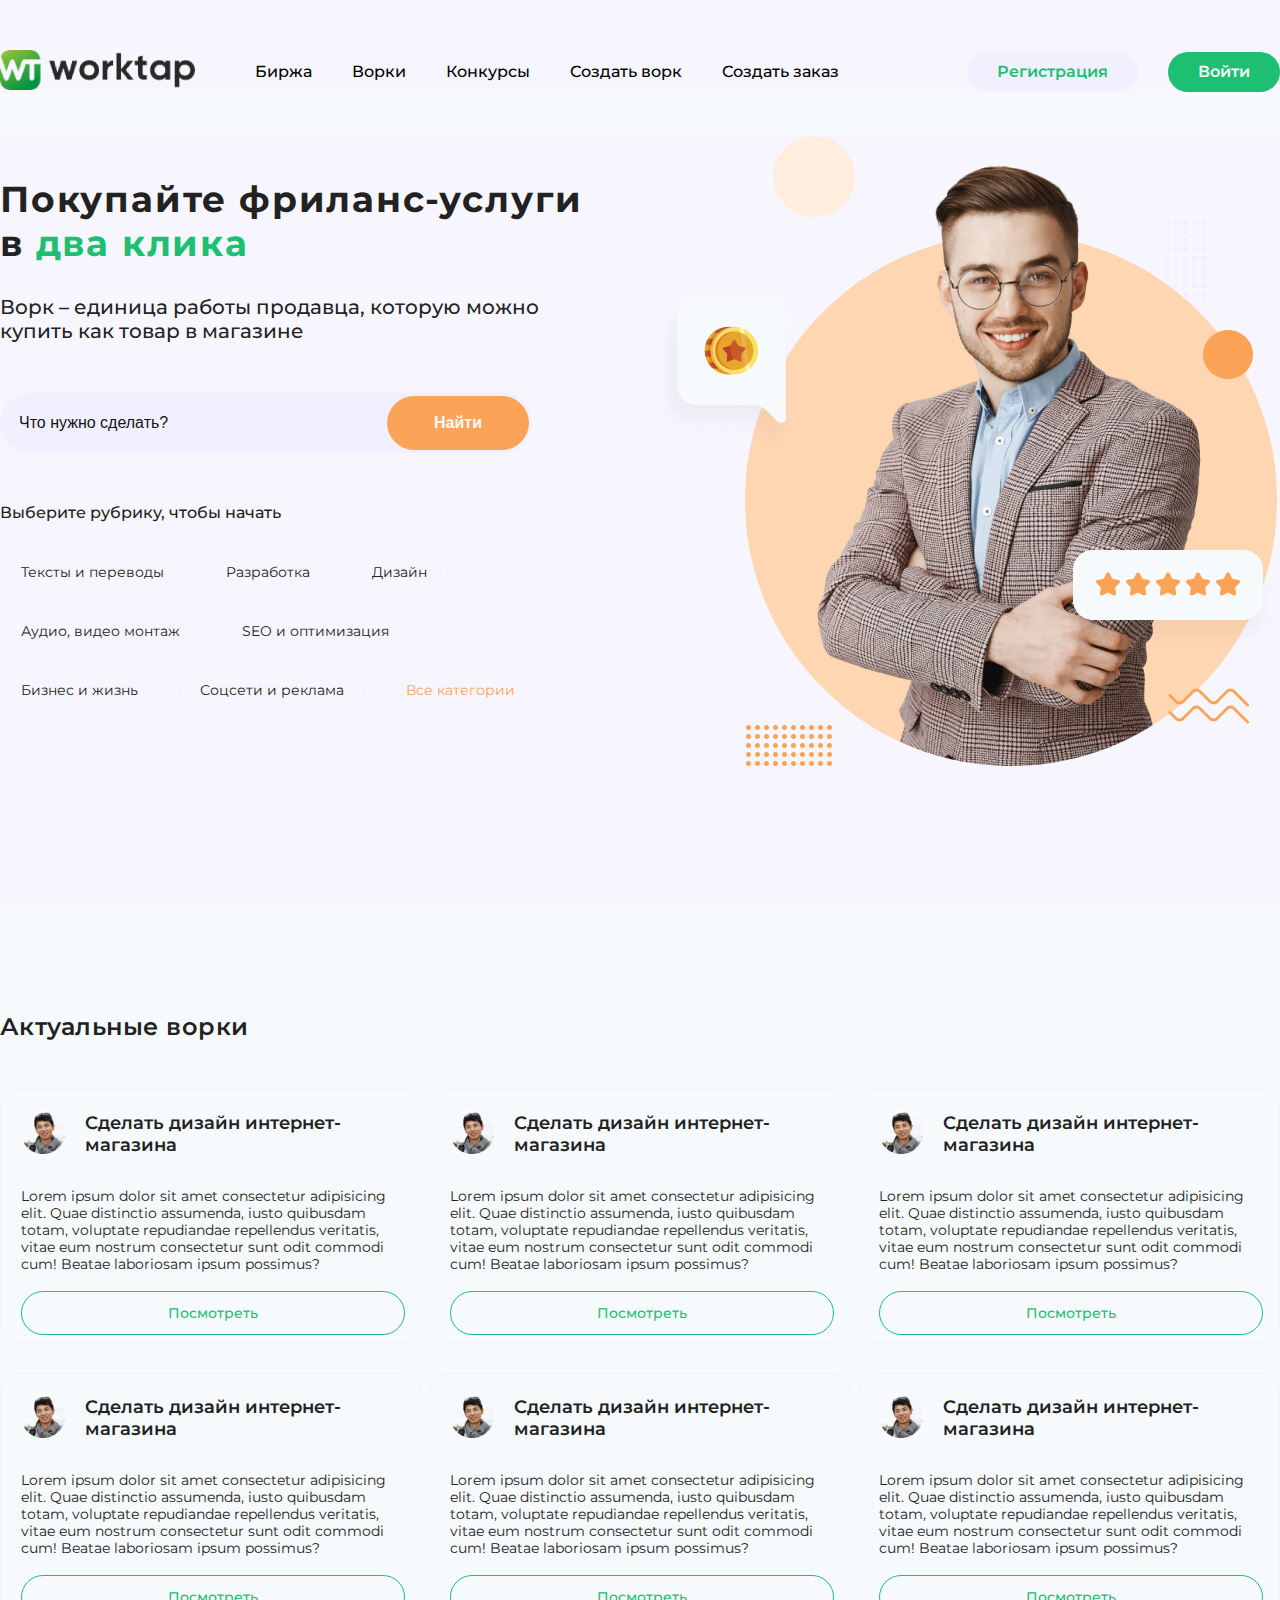
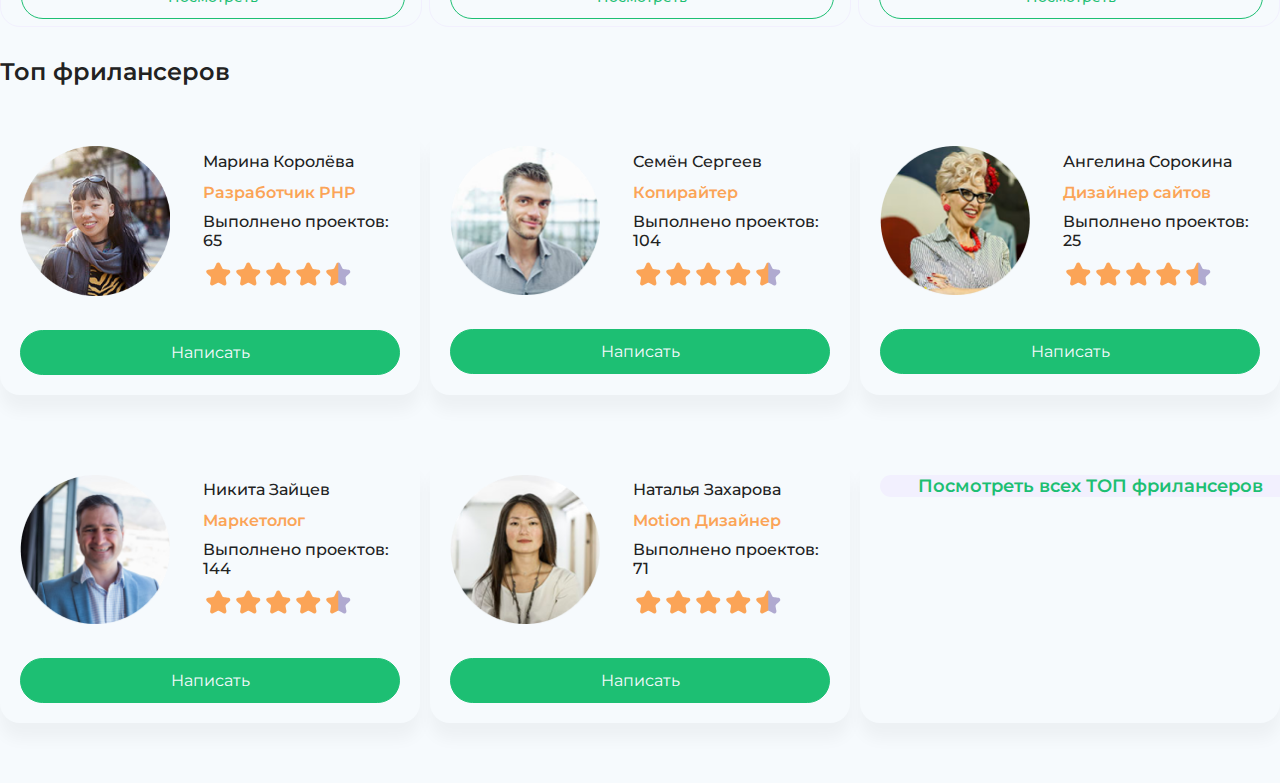
<file: html/index.html>
<!DOCTYPE html>
<html lang="en">
<head>
  <meta charset="UTF-8">
  <meta http-equiv="X-UA-Compatible" content="IE=edge">
  <meta name="viewport" content="width=device-width, initial-scale=1.0">
  <title>WorktapHW</title>
  <link rel="preconnect" href="https://fonts.googleapis.com">
  <link rel="preconnect" href="https://fonts.gstatic.com" crossorigin>
  <link href="https://fonts.googleapis.com/css2?family=Montserrat:wght@400;500;600;700&display=swap" rel="stylesheet">
  <link rel="stylesheet" href="/css/style.css">
</head>
<body>
  <header class="header">
    <div class="container">
      <div class="header__wrapper">
        <div class="header__logo">
          <img src="/images/image 3 (1).png" alt="" width="195">
        </div>
        <div class="header__menu">
          <nav>
            <ul>
              <li><a href="">Биржа</a></li>
              <li><a href="">Ворки</a></li>
              <li><a href="">Конкурсы</a></li>
              <li><a href="">Создать ворк</a></li>
              <li><a href="">Создать заказ</a></li>
            </ul>
          </nav>
        </div>
        <div class="header__buttons">
          <div class="header__button grey">
            <a href="#">Регистрация</a>
          </div>
          <div class="header__button green">
            <a href="#">Войти</a>
          </div>
        </div>
      </div>
    </div>
  </header>
  <section class="main">
    <div class="container">
      <div class="main__wrapper">
        <div class="main__wrapper-content">
          <div class="main__title">
            Покупайте фриланс-услуги в <a href="">два клика</a>
          </div>
          <div class="main__descr">
            Ворк – единица работы продавца, которую можно купить как товар в магазине
          </div>
          <form action="" class="main__form">
            <div class="main__input">
              <input type="text" placeholder="Что нужно сделать?">
            </div>
            <div class="main__button">
              <button>Найти</button>
            </div>
          </form>
          <div class="main__category">
            <div class="main__category-title">
              Выберите рубрику, чтобы начать
            </div>
            <div class="main__category-items">
              <div class="main__category-item">
                Тексты и переводы 
              </div>
              <div class="main__category-item">
                Разработка 
              </div>
              <div class="main__category-item">
                Дизайн 
              </div>
              <div class="main__category-item">
                Аудио, видео монтаж  
              </div>
              <div class="main__category-item">
                SEO и оптимизация 
              </div>
              <div class="main__category-item">
                Бизнес и жизнь 
              </div>
              <div class="main__category-item">
                Соцсети и реклама 
              </div>
              <div class="main__category-item link">
                <a href="#">Все категории</a>
              </div>
            </div>
          </div>
        </div>
        <div class="main__wrapper-image">
          <img src="/images/section1.png" alt="">
        </div>
      </div>
    </div>
  </section>
  <section class="actual">
    <div class="container">
      <div class="actual__title">
        Актуальные ворки
      </div>
      <div class="actual__items">
        <div class="actual__item">
          <div class="actual__item-wrapper">
            <div class="actual__item-header">
              <div class="actual__item-img">
                <img src="/images/ava1.png" alt="">
              </div>
              <div class="actual__item-title">
                Сделать дизайн интернет-магазина
              </div>
            </div>
            <div class="actual__item-descr">
              Lorem ipsum dolor sit amet consectetur adipisicing elit. Quae distinctio assumenda, iusto quibusdam totam, voluptate repudiandae repellendus veritatis, vitae eum nostrum consectetur sunt odit commodi cum! Beatae laboriosam ipsum possimus?
            </div>
            <div class="actual__link">
              <a href="">Посмотреть</a>
            </div>
          </div>
        </div>
        <div class="actual__item">
          <div class="actual__item-wrapper">
            <div class="actual__item-header">
              <div class="actual__item-img">
                <img src="/images/ava1.png" alt="">
              </div>
              <div class="actual__item-title">
                Сделать дизайн интернет-магазина
              </div>
            </div>
            <div class="actual__item-descr">
              Lorem ipsum dolor sit amet consectetur adipisicing elit. Quae distinctio assumenda, iusto quibusdam totam, voluptate repudiandae repellendus veritatis, vitae eum nostrum consectetur sunt odit commodi cum! Beatae laboriosam ipsum possimus?
            </div>
            <div class="actual__link">
              <a href="">Посмотреть</a>
            </div>
          </div>
        </div>
        <div class="actual__item">
          <div class="actual__item-wrapper">
            <div class="actual__item-header">
              <div class="actual__item-img">
                <img src="/images/ava1.png" alt="">
              </div>
              <div class="actual__item-title">
                Сделать дизайн интернет-магазина
              </div>
            </div>
            <div class="actual__item-descr">
              Lorem ipsum dolor sit amet consectetur adipisicing elit. Quae distinctio assumenda, iusto quibusdam totam, voluptate repudiandae repellendus veritatis, vitae eum nostrum consectetur sunt odit commodi cum! Beatae laboriosam ipsum possimus?
            </div>
            <div class="actual__link">
              <a href="">Посмотреть</a>
            </div>
          </div>
        </div>
        <div class="actual__item">
          <div class="actual__item-wrapper">
            <div class="actual__item-header">
              <div class="actual__item-img">
                <img src="/images/ava1.png" alt="">
              </div>
              <div class="actual__item-title">
                Сделать дизайн интернет-магазина
              </div>
            </div>
            <div class="actual__item-descr">
              Lorem ipsum dolor sit amet consectetur adipisicing elit. Quae distinctio assumenda, iusto quibusdam totam, voluptate repudiandae repellendus veritatis, vitae eum nostrum consectetur sunt odit commodi cum! Beatae laboriosam ipsum possimus?
            </div>
            <div class="actual__link">
              <a href="">Посмотреть</a>
            </div>
          </div>
        </div>
        <div class="actual__item">
          <div class="actual__item-wrapper">
            <div class="actual__item-header">
              <div class="actual__item-img">
                <img src="/images/ava1.png" alt="">
              </div>
              <div class="actual__item-title">
                Сделать дизайн интернет-магазина
              </div>
            </div>
            <div class="actual__item-descr">
              Lorem ipsum dolor sit amet consectetur adipisicing elit. Quae distinctio assumenda, iusto quibusdam totam, voluptate repudiandae repellendus veritatis, vitae eum nostrum consectetur sunt odit commodi cum! Beatae laboriosam ipsum possimus?
            </div>
            <div class="actual__link">
              <a href="">Посмотреть</a>
            </div>
          </div>
        </div>
        <div class="actual__item">
          <div class="actual__item-wrapper">
            <div class="actual__item-header">
              <div class="actual__item-img">
                <img src="/images/ava1.png" alt="">
              </div>
              <div class="actual__item-title">
                Сделать дизайн интернет-магазина
              </div>
            </div>
            <div class="actual__item-descr">
              Lorem ipsum dolor sit amet consectetur adipisicing elit. Quae distinctio assumenda, iusto quibusdam totam, voluptate repudiandae repellendus veritatis, vitae eum nostrum consectetur sunt odit commodi cum! Beatae laboriosam ipsum possimus?
            </div>
            <div class="actual__link">
              <a href="">Посмотреть</a>
            </div>
          </div>
        </div>
      </div>
    </div>
  </section>
  <section class="top">
    <div class="container">
      <div class="top__title">
        Топ фрилансеров
      </div>
      <div class="top__items">
        <div class="top__item">
          <div class="top__item-wrapper">
            <div class="top__item-content">
              <div class="top__item-img">
                <img src="/images/top1.png" alt="">
              </div>
              <div class="top__descr">
                <div class="top__descr-name">Марина Королёва</div>
                <div class="top__descr-post">Разработчик PHP</div>
                <div class="top__descr-projects">Выполнено проектов: 65</div>
                <div class="top__descr-rating"><img src="/images/rating1.png" alt=""></div>
              </div>
          </div>
            <div class="top__link">
              <a href="#">Написать</a>
            </div>
          </div>
        </div>
        <div class="top__item">
          <div class="top__item-wrapper">
            <div class="top__item-content">
              <div class="top__item-img">
                <img src="/images/top2.png" alt="">
              </div>
              <div class="top__descr">
                <div class="top__descr-name">Семён Сергеев</div>
                <div class="top__descr-post">Копирайтер</div>
                <div class="top__descr-projects">Выполнено проектов: 104</div>
                <div class="top__descr-rating"><img src="/images/rating1.png" alt=""></div>
              </div>
          </div>
            <div class="top__link">
              <a href="#">Написать</a>
            </div>
          </div>
        </div>
        <div class="top__item">
          <div class="top__item-wrapper">
            <div class="top__item-content">
              <div class="top__item-img">
                <img src="/images/top3.png" alt="">
              </div>
              <div class="top__descr">
                <div class="top__descr-name">Ангелина Сорокина</div>
                <div class="top__descr-post">Дизайнер сайтов</div>
                <div class="top__descr-projects">Выполнено проектов: 25</div>
                <div class="top__descr-rating"><img src="/images/rating1.png" alt=""></div>
              </div>
          </div>
            <div class="top__link">
              <a href="#">Написать</a>
            </div>
          </div>
        </div>
        <div class="top__item">
          <div class="top__item-wrapper">
            <div class="top__item-content">
              <div class="top__item-img">
                <img src="/images/top4.png" alt="">
              </div>
              <div class="top__descr">
                <div class="top__descr-name">Никита Зайцев</div>
                <div class="top__descr-post">Маркетолог</div>
                <div class="top__descr-projects">Выполнено проектов: 144</div>
                <div class="top__descr-rating"><img src="/images/rating1.png" alt=""></div>
              </div>
          </div>
            <div class="top__link">
              <a href="#">Написать</a>
            </div>
          </div>
        </div>
        <div class="top__item">
          <div class="top__item-wrapper">
            <div class="top__item-content">
              <div class="top__item-img">
                <img src="/images/top5.png" alt="">
              </div>
              <div class="top__descr">
                <div class="top__descr-name">Наталья Захарова</div>
                <div class="top__descr-post">Motion Дизайнер</div>
                <div class="top__descr-projects">Выполнено проектов: 71</div>
                <div class="top__descr-rating"><img src="/images/rating1.png" alt=""></div>
              </div>
          </div>
            <div class="top__link">
              <a href="#">Написать</a>
            </div>
          </div>
        </div>
        <div class="top__item">
          <div class="top__item-wrapper">
            <div class="top__all">
              Посмотреть всех ТОП фрилансеров              
            </div>
          </div>
        </div>
      </div>
    </div>

  </section>
</body>
</html>
</file>
<file: css/style.css>
*{
  margin:0;
  padding:0;
}
body{
  font-family: 'Montserrat', sans-serif;
  background: #F6FAFD;
}
a{
  text-decoration: none;
}
ul{
  list-style: none;
}
.container{
  max-width:1320px;
  margin:0 auto;
}
header{
  padding-top:50px;
  background: #F7F6FF;
}
.header__wrapper{
  position:relative;
}
.header__menu ul{
  list-style: none;
  display: flex;
}
.header__logo{
  margin-right:60px;
}
.header__menu a{
  text-decoration: none;
  font-weight: 500;
  font-size: 16px;
  line-height: 20px;
  color: #000000;
}
.header__menu li{
  margin-right:40px;
}
.header__menu li:last-child{
  margin-right: 0;
}
.header__button{
  border-radius: 50px;
  padding:10px 30px;
}
.header__button.grey{
  background: #F2F0FE;
}
.header__button.grey a{
  font-weight: 600;
  font-size: 16px;
  line-height: 20px;
  color: #1DBF73;
  text-decoration: none;
}
.header__button.green{
  background: #1DBF73;
}
.main{
  background: #F7F6FF;
}
.header__button.green a{
  font-weight: 600;
  font-size: 16px;
  line-height: 20px;
  color: #F6FAFD;
  text-decoration: none;
}
.header__wrapper{
  display: flex;
  align-items: center;
}
.header__buttons{
  display: flex;
  position:absolute;
  right:0;
}
.header__button.grey{
  margin-right:30px;
}
.header__wrapper{
  display: flex;
  align-items: center;
}
.main__wrapper{
  display: flex;
  justify-content: space-between;
  align-items: center;
}
.header__buttons{
  display: flex;
  position: absolute;
  right: 0;
}
.main{
  margin-top: 42px;
  padding-bottom: 133px;
}
.main__title{
  font-weight: 700;
  font-size: 36px;
  line-height: 44px;
  letter-spacing: 0.05em;
  color: #222222;
  margin-bottom: 30px;
}
.main__wrapper-content{
  max-width: 596px;
}
.main__title a{
  color:#1DBF73
}
.main__descr{
  font-weight: 500;
  font-size: 20px;
  line-height: 24px;
  color: #222222;
  margin-bottom: 50px;
}
.main__form{
  display: flex;
  position: relative;
  max-width: 532px;
  width: 532px;
  margin-bottom: 50px;
}
.main__form input{
  width:513px;
  background: #F2F0FE;
  border-radius: 50px;
  border:none;
  outline: none;
  font-weight: 500;
  font-size: 16px;
  line-height: 20px;
  color: #656084;
  padding:20px 0;
  padding-left:19px;
}
.main__form input::placeholder{
  font-weight: 500;
  font-size: 16px;
  line-height: 20px;
  color: #14131b;
}
.main__form button{
  font-weight: 700;
  font-size: 16px;
  line-height: 20px;
  color: #F6FAFD;
  padding: 17px 47px;
  background: #FBA457;
  border-radius: 50px;
  border:none;
}
.main__button{
  position: absolute;
  right: 3px;
  top:3px
}
.main__category-title{
  font-weight: 500;
  font-size: 16px;
  line-height: 20px;
  color: #222222;
  margin-bottom: 30px;
}
.main__category-items{
  display: flex;
  flex-wrap: wrap;
}
.main__category-item{
  font-weight: 400;
  font-size: 14px;
  line-height: 17px;
  color: #222222;
  border: 1px solid #F2F0FE;
  border-radius: 50px;
  padding:10px 20px;
  margin-right: 20px;
  margin-bottom:20px;
}
.main__category-item link{
  color: #FBA457;
  border-color: #FBA457;
}
.main__category-item.link a{
  color: #FBA457;
}
.actual{
  padding-top:109px;
}
.actual__title{
  font-weight: 600;
  font-size: 24px;
  line-height: 29px;
  letter-spacing: 0.02em;
  color: #222222;
  margin-bottom:48px;
}
.actual__items{
  display: flex;
  flex-wrap: wrap;
  justify-content: space-between;
}
.actual__item{
  border: 1px solid #F2F0FE;
  border-radius: 20px;
  max-width:420px;
  margin-bottom:30px;
  width:420px;
  transition: all 0.3s ease-in-out;
}
.actual__item-header{
  display: flex;
  align-items: center;
  margin-bottom:30px;
}
.actual__item-img img{
  width:44px;
  margin-right:20px;
}
.actual__item-wrapper{
  padding:20px;
}
.actual__item-title{
  font-weight: 600;
  font-size: 18px;
  line-height: 22px;
  color: #222222;
}
.actual__item-descr{
  font-weight: 400;
font-size: 14px;
line-height: 17px;
color: #222222;
margin-bottom:30px;
}
.actual__link{
  text-align: center;
}
.actual__link a{
  font-weight: 500;
  font-size: 14px;
  line-height: 17px;
  color: #1DBF73;
  border: 1px solid #1DBF73;
  border-radius: 50px;
  padding: 12px 146px;
  transition: all 0.3s ease-in-out;
}
.actual__all{
  display: flex;
  align-items: center;
  justify-content: center;
  height:100%;
  background: #F2F0FE;
  border-radius: 20px;
  font-weight: 600;
  font-size: 18px;
  line-height: 22px;
  color: #1DBF73;
}
.actual__item:hover .actual__link a{
  background:#1DBF73;
  color: #F6FAFD;
}
.actual__item:hover{
  box-shadow: 0px 16px 16px rgba(34, 34, 34, 0.04);
  transform: translateY(-5px);
}
.top__title{
  font-weight: 600;
  font-size: 24px;
  color: #222222;
  margin-bottom: 40px;
}
.top__item-img img{
  width: 150px;
  margin-right: 32.5px;
}
.top__item-content{
  display: flex;
  align-items: center;
  margin-bottom: 30px;
}
.top__descr-name{
  margin-bottom: 12px;
  font-weight: 500;
  color: #222222;
}
.top__descr-post{
  margin-bottom: 10px;
  font-weight: 600;
  color: #FBA457;
}
.top__descr-projects{
  margin-bottom: 10px;
  font-weight: 500;
  color: #222222
}
.top__link a{
  color: #F6FAFD;
  
  align-items: center;
}
.top__link{
  width: 100%;
  max-width: 380px;
  box-sizing: border-box;
  left: 20px;
  top: 200px;
  background: #1DBF73;
  padding: 12px 150px;
  border: 1px solid #1DBF73;
  border-radius: 100px;
}
.top__item{
  background: #F6FAFD;
  box-shadow: 0px 16px 16px rgba(34, 34, 34, 0.04);
  border-radius: 20px;
  margin-bottom: 60px;
  max-width:420px;
}
.top__items{
  display: flex;
  flex-wrap: wrap;
  justify-content: space-between;
}
.top__all{
  background: #F2F0FE;
  border-radius: 20px;
  width: 420px;
  display: flex;
  align-items: center;
  justify-content: center;
  height:100%;
  background: #F2F0FE;
  border-radius: 20px;
  font-weight: 600;
  font-size: 18px;
  line-height: 22px;
  color: #1DBF73;
}
.top__item-wrapper{
  padding:20px;
}
.task__wrapper{
  display: flex;
  justify-content: space-between;
}
.task__title{
  font-weight: 600;
  font-size: 24px;
  color: #222222;
  margin-bottom: 20px;
}
.task__descr{
  font-weight: 400;
  font-size: 16px;
  color: #222222;
  margin-bottom: 52px;
}
.task__choose{
  margin-right: 61px;
  max-width: 392px;
}
.task__pay{
  margin-right: 91px;
}
.task__choose-img, .task__pay-img, .task__result-img{
  margin-bottom: 20px;
}
.task__choose-title, .task__pay-title, .task__result-title{
  font-weight: 600;
  font-size: 18px;
  color: #222222;
  margin-bottom: 20px;
}
.task__choose-descr, .task__pay-descr, .task__result-descr{
  font-weight: 400;
  font-size: 14px;
  line-height: 17px;
  color: #222222;
}
.task{
  margin-top: 120px;
}
.help{
  background: url(../images/bg.png);
  background-size: cover;
  background-position: center;
  background-repeat: no-repeat;
  height: 734px;
  margin-top: 100px;
}
.help__title{
  padding-top: 50px;
  font-weight: 600;
  font-size: 24px;
  color: #F6FAFD;
  margin-bottom: 45px;
}
.pay__wrapper, .eco__wrapper, .clock__wrapper{
  display: flex;
  align-items: center;
  padding: 20px;
}
.help__pay, .help__eco, .help__clock{
  max-width: 533px;
  margin-bottom: 30px;
  display: flex;
  align-items: center;
  background: #F6FAFD;
  box-shadow: 0px 16px 16px rgba(0, 0, 0, 0.04);
  border-radius: 20px;
}
.help__clock{
  margin-bottom: 50px;
}
.help__pay-img, .help__eco-img, .help__clock-img {
  margin-right: 30px;
}
.help__descr{
  font-weight: 600;
  font-size: 20px;
  color: #F6FAFD;
  margin-bottom: 40px;
}
.help__button a{
  color: #F6FAFD;
  padding: 20px 60px;
  background: #5E4EDB;
  border-radius: 50px;
}
.footer__wrapper{
  display: flex;
  justify-content: space-between;
  margin-top: 50px;
}
.footer__category-title, .footer__project-title, .footer__support-title, .footer__links-title{
  font-weight: 700;
  font-size: 24px;
  color: #222222;
  margin-bottom: 30px;
}
.footer__category-items a, .footer__project-items a, .footer__support-items a{
  font-weight: 400;
  font-size: 14px;
  color: #222222;
}
.footer__category-items li, .footer__project-items li, .footer__support-items li{
  margin-bottom: 10px;
}
.footer__links-link a{
  margin-right: 30px;
}
.copyright{
  margin-top: 50px;
  max-width: 533px;
  margin: 0 auto;
  margin-bottom: 100px;
}
.footer__wrapper{
  margin-bottom: 50px;
}
</file>
